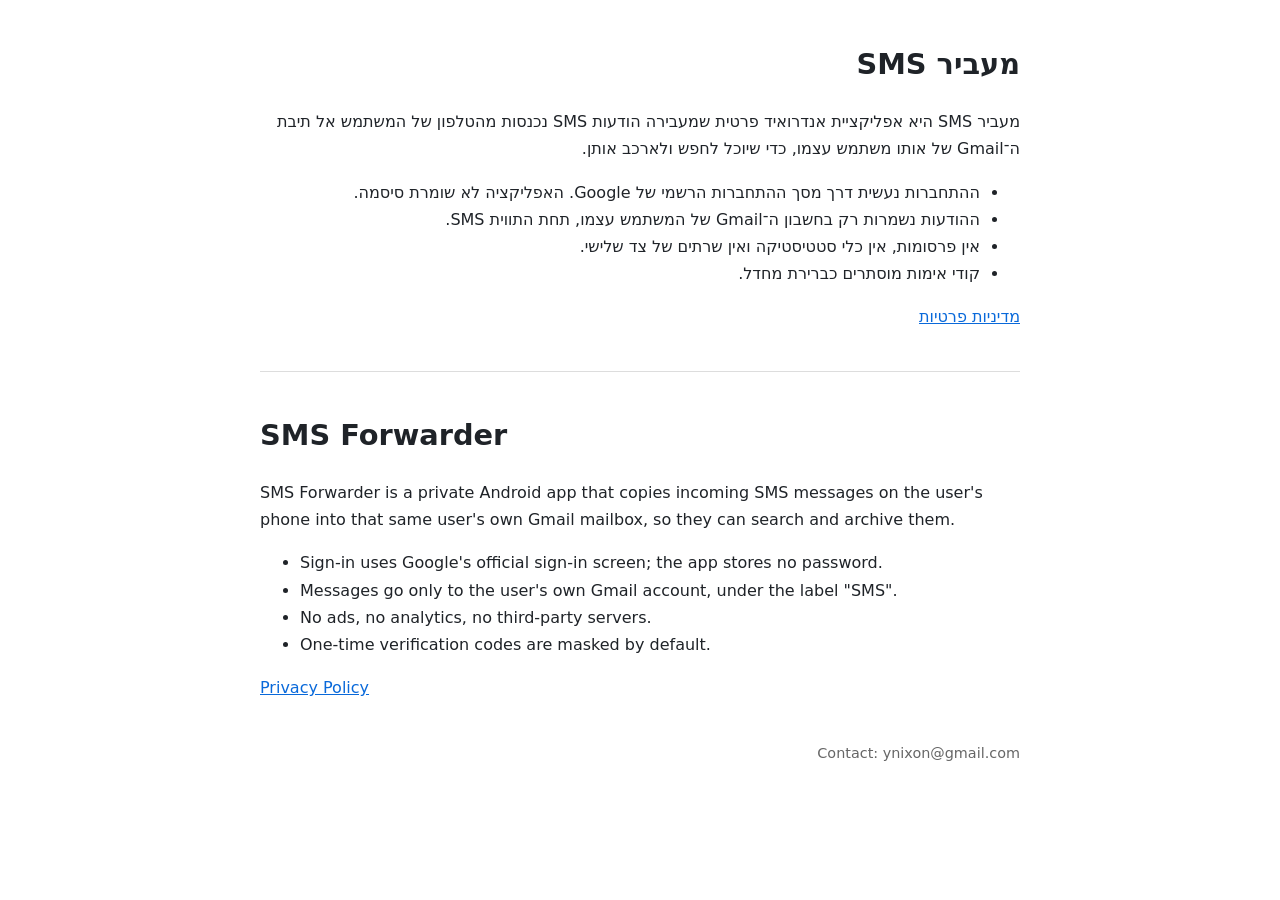
<file: index.html>
<!doctype html><html lang="he" dir="rtl"><head><meta charset="utf-8"><meta name="viewport" content="width=device-width,initial-scale=1">
<title>מעביר SMS</title><link rel="stylesheet" href="style.css"></head><body>
<h1>מעביר SMS</h1>
<p>מעביר SMS היא אפליקציית אנדרואיד פרטית שמעבירה הודעות SMS נכנסות מהטלפון של המשתמש אל תיבת ה־Gmail של אותו משתמש עצמו, כדי שיוכל לחפש ולארכב אותן.</p>
<ul>
<li>ההתחברות נעשית דרך מסך ההתחברות הרשמי של Google. האפליקציה לא שומרת סיסמה.</li>
<li>ההודעות נשמרות רק בחשבון ה־Gmail של המשתמש עצמו, תחת התווית SMS.</li>
<li>אין פרסומות, אין כלי סטטיסטיקה ואין שרתים של צד שלישי.</li>
<li>קודי אימות מוסתרים כברירת מחדל.</li>
</ul>
<p><a href="privacy.html">מדיניות פרטיות</a></p>
<div class="en">
<h1>SMS Forwarder</h1>
<p>SMS Forwarder is a private Android app that copies incoming SMS messages on the user's phone into that same user's own Gmail mailbox, so they can search and archive them.</p>
<ul>
<li>Sign-in uses Google's official sign-in screen; the app stores no password.</li>
<li>Messages go only to the user's own Gmail account, under the label "SMS".</li>
<li>No ads, no analytics, no third-party servers.</li>
<li>One-time verification codes are masked by default.</li>
</ul>
<p><a href="privacy.html">Privacy Policy</a></p>
</div>
<footer>Contact: ynixon@gmail.com</footer>
</body></html>
</file>
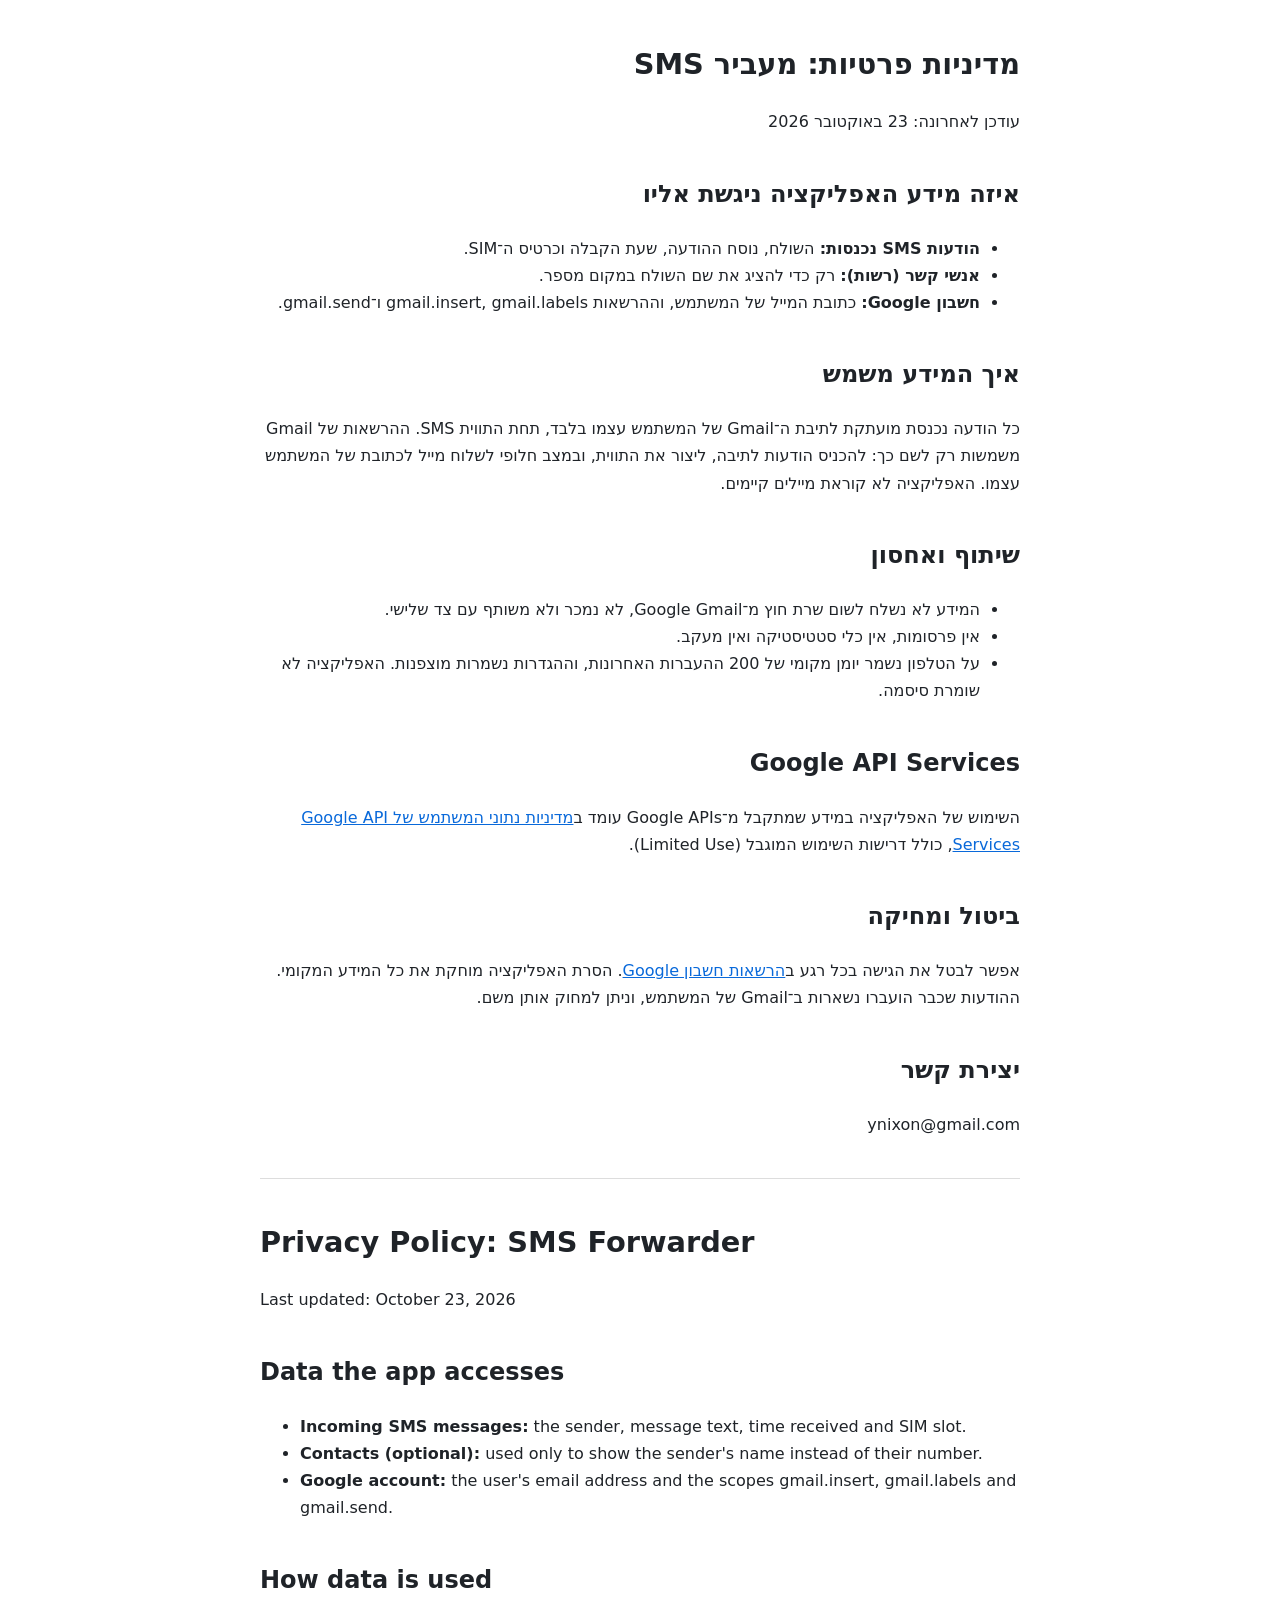
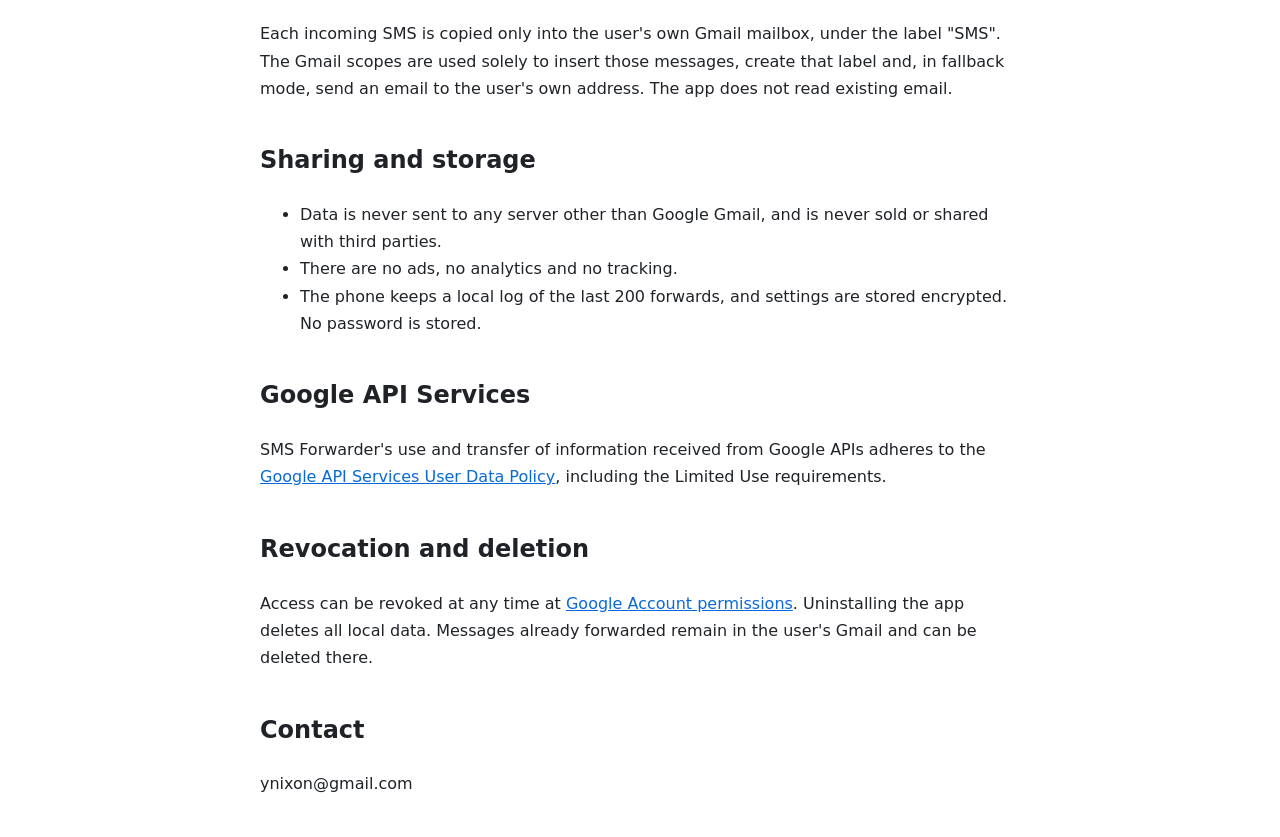
<file: privacy.html>
<!doctype html><html lang="he" dir="rtl"><head><meta charset="utf-8"><meta name="viewport" content="width=device-width,initial-scale=1">
<title>מדיניות פרטיות - מעביר SMS</title><link rel="stylesheet" href="style.css"></head><body>
<h1>מדיניות פרטיות: מעביר SMS</h1>
<p>עודכן לאחרונה: 23 באוקטובר 2026</p>
<h2>איזה מידע האפליקציה ניגשת אליו</h2>
<ul>
<li><b>הודעות SMS נכנסות:</b> השולח, נוסח ההודעה, שעת הקבלה וכרטיס ה־SIM.</li>
<li><b>אנשי קשר (רשות):</b> רק כדי להציג את שם השולח במקום מספר.</li>
<li><b>חשבון Google:</b> כתובת המייל של המשתמש, וההרשאות gmail.insert, gmail.labels ו־gmail.send.</li>
</ul>
<h2>איך המידע משמש</h2>
<p>כל הודעה נכנסת מועתקת לתיבת ה־Gmail של המשתמש עצמו בלבד, תחת התווית SMS. ההרשאות של Gmail משמשות רק לשם כך: להכניס הודעות לתיבה, ליצור את התווית, ובמצב חלופי לשלוח מייל לכתובת של המשתמש עצמו. האפליקציה לא קוראת מיילים קיימים.</p>
<h2>שיתוף ואחסון</h2>
<ul>
<li>המידע לא נשלח לשום שרת חוץ מ־Google Gmail, לא נמכר ולא משותף עם צד שלישי.</li>
<li>אין פרסומות, אין כלי סטטיסטיקה ואין מעקב.</li>
<li>על הטלפון נשמר יומן מקומי של 200 ההעברות האחרונות, וההגדרות נשמרות מוצפנות. האפליקציה לא שומרת סיסמה.</li>
</ul>
<h2>Google API Services</h2>
<p>השימוש של האפליקציה במידע שמתקבל מ־Google APIs עומד ב<a href="https://developers.google.com/terms/api-services-user-data-policy">מדיניות נתוני המשתמש של Google API Services</a>, כולל דרישות השימוש המוגבל (Limited Use).</p>
<h2>ביטול ומחיקה</h2>
<p>אפשר לבטל את הגישה בכל רגע ב<a href="https://myaccount.google.com/permissions">הרשאות חשבון Google</a>. הסרת האפליקציה מוחקת את כל המידע המקומי. ההודעות שכבר הועברו נשארות ב־Gmail של המשתמש, וניתן למחוק אותן משם.</p>
<h2>יצירת קשר</h2>
<p>ynixon@gmail.com</p>

<div class="en">
<h1>Privacy Policy: SMS Forwarder</h1>
<p>Last updated: October 23, 2026</p>
<h2>Data the app accesses</h2>
<ul>
<li><b>Incoming SMS messages:</b> the sender, message text, time received and SIM slot.</li>
<li><b>Contacts (optional):</b> used only to show the sender's name instead of their number.</li>
<li><b>Google account:</b> the user's email address and the scopes gmail.insert, gmail.labels and gmail.send.</li>
</ul>
<h2>How data is used</h2>
<p>Each incoming SMS is copied only into the user's own Gmail mailbox, under the label "SMS". The Gmail scopes are used solely to insert those messages, create that label and, in fallback mode, send an email to the user's own address. The app does not read existing email.</p>
<h2>Sharing and storage</h2>
<ul>
<li>Data is never sent to any server other than Google Gmail, and is never sold or shared with third parties.</li>
<li>There are no ads, no analytics and no tracking.</li>
<li>The phone keeps a local log of the last 200 forwards, and settings are stored encrypted. No password is stored.</li>
</ul>
<h2>Google API Services</h2>
<p>SMS Forwarder's use and transfer of information received from Google APIs adheres to the <a href="https://developers.google.com/terms/api-services-user-data-policy">Google API Services User Data Policy</a>, including the Limited Use requirements.</p>
<h2>Revocation and deletion</h2>
<p>Access can be revoked at any time at <a href="https://myaccount.google.com/permissions">Google Account permissions</a>. Uninstalling the app deletes all local data. Messages already forwarded remain in the user's Gmail and can be deleted there.</p>
<h2>Contact</h2>
<p>ynixon@gmail.com</p>
</div>
</body></html>
</file>
<file: style.css>
body{font-family:system-ui,-apple-system,"Segoe UI",Arial,sans-serif;max-width:760px;margin:40px auto;padding:0 20px;line-height:1.7;color:#1f2328}
h1{font-size:1.8em}h2{margin-top:1.6em}a{color:#0969da}.en{direction:ltr;text-align:left;border-top:1px solid #ddd;margin-top:40px;padding-top:20px}
footer{margin-top:40px;font-size:.9em;color:#666}
</file>
